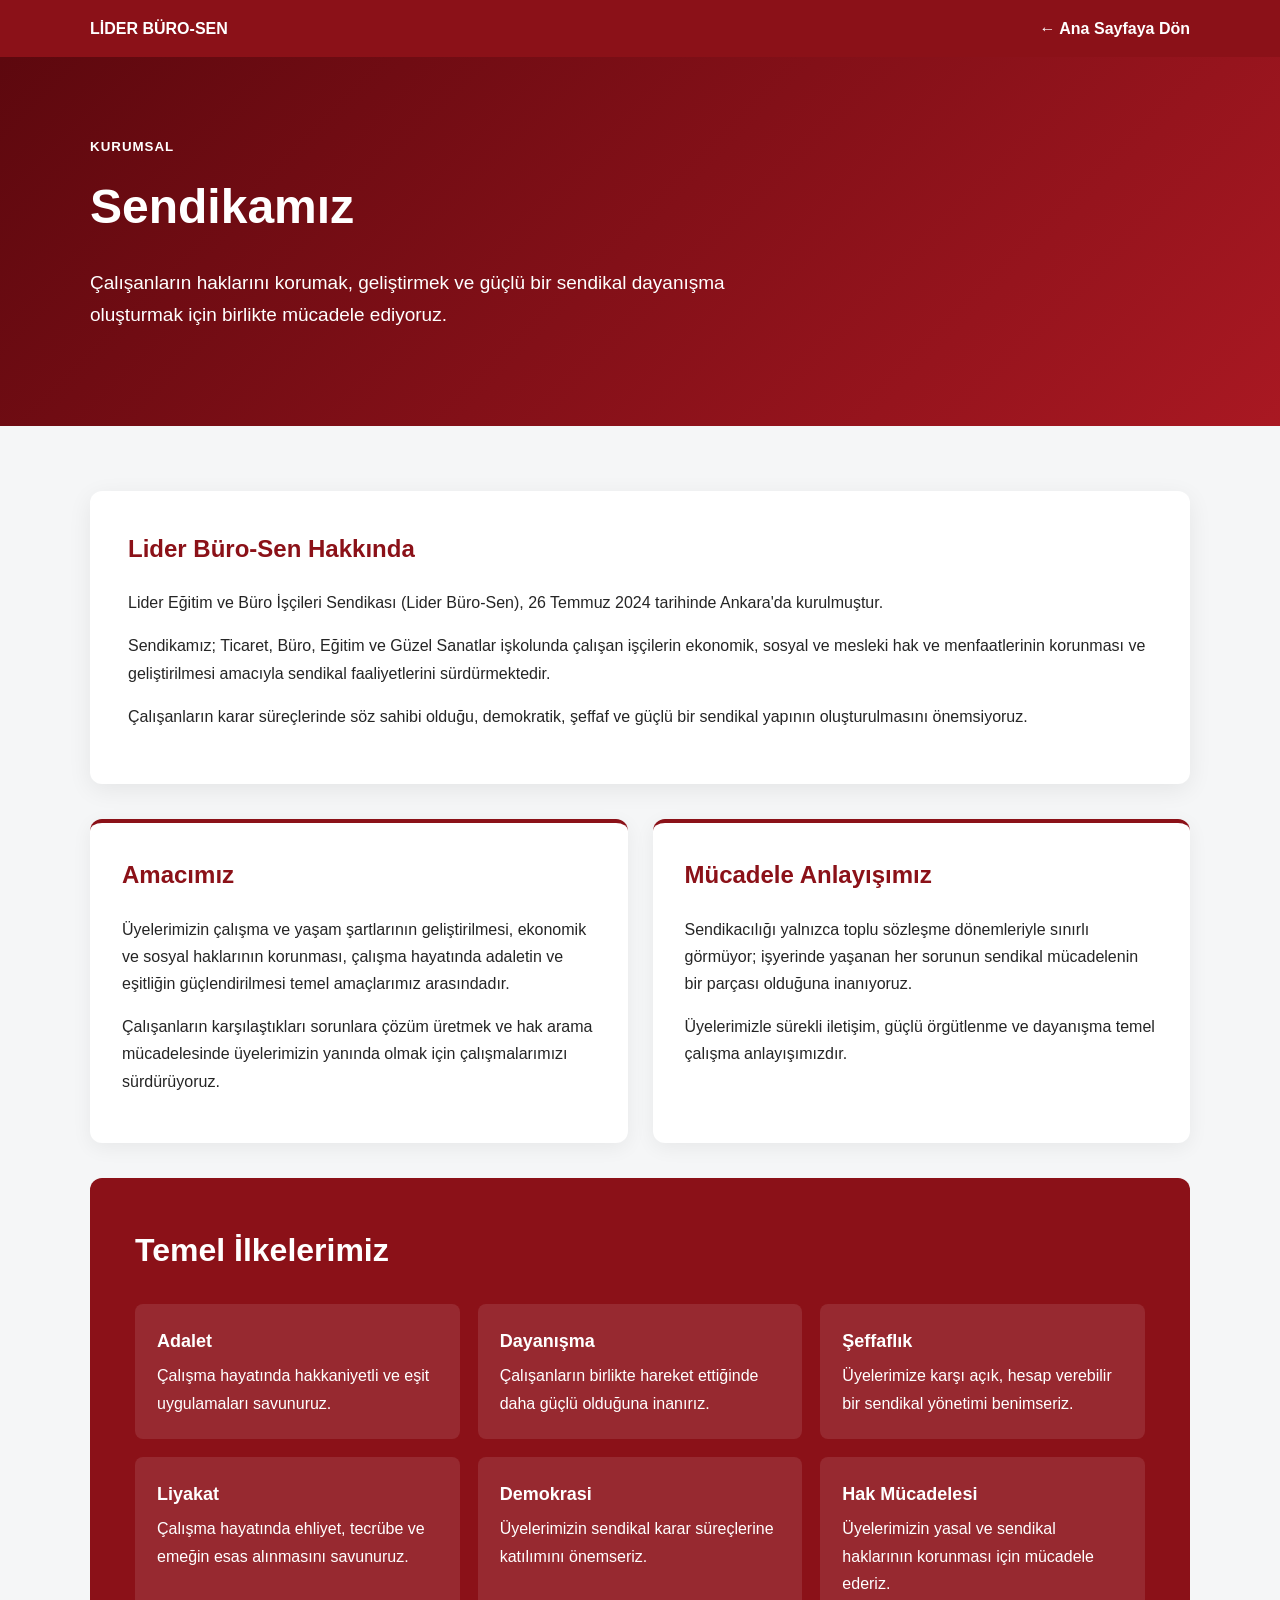
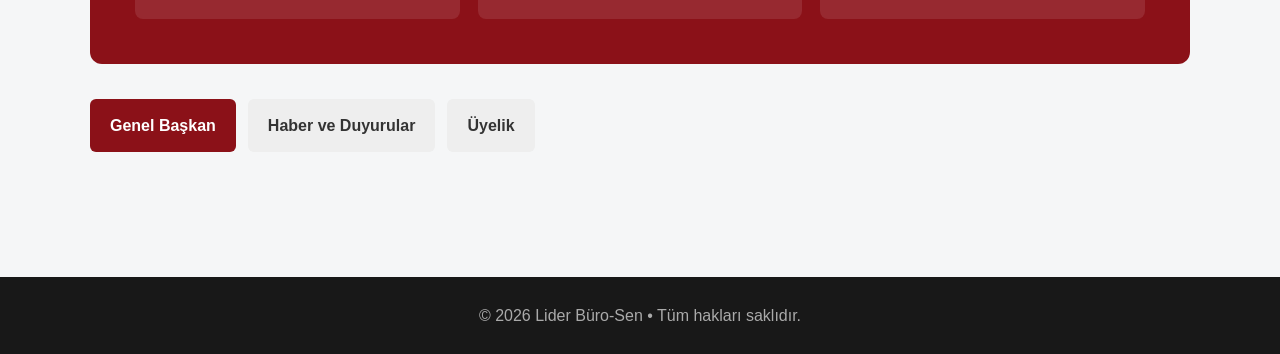
<file: sendikamiz.html>
<!DOCTYPE html>
<html lang="tr">
<head>
  <meta charset="UTF-8">
  <meta name="viewport" content="width=device-width, initial-scale=1.0">

  <title>Sendikamız | Lider Büro-Sen</title>

  <meta name="description"
        content="Lider Büro-Sen hakkında, sendikamızın amacı, ilkeleri ve sendikal mücadele anlayışı.">

  <style>
    * { box-sizing: border-box; }

    body {
      margin: 0;
      font-family: Arial, Helvetica, sans-serif;
      background: #f5f6f7;
      color: #252525;
      line-height: 1.7;
    }

    a { text-decoration: none; }

    .container {
      width: min(1100px, 92%);
      margin: auto;
    }

    .top {
      background: #8b1118;
      color: white;
      padding: 15px 0;
    }

    .top-inner {
      display: flex;
      justify-content: space-between;
      align-items: center;
      gap: 20px;
    }

    .top a {
      color: white;
      font-weight: bold;
    }

    .hero {
      padding: 75px 0;
      color: white;
      background: linear-gradient(135deg, #5d080e, #a91822);
    }

    .hero small {
      font-weight: 800;
      letter-spacing: 1px;
      text-transform: uppercase;
    }

    .hero h1 {
      font-size: 48px;
      margin: 7px 0 10px;
    }

    .hero p {
      max-width: 720px;
      font-size: 19px;
    }

    main {
      padding: 65px 0;
    }

    .intro {
      background: white;
      padding: 38px;
      border-radius: 12px;
      box-shadow: 0 6px 25px rgba(0,0,0,.07);
      margin-bottom: 35px;
    }

    .intro h2,
    .box h2 {
      color: #8b1118;
      margin-top: 0;
    }

    .grid {
      display: grid;
      grid-template-columns: repeat(2, 1fr);
      gap: 25px;
      margin-bottom: 35px;
    }

    .box {
      background: white;
      padding: 32px;
      border-radius: 12px;
      border-top: 4px solid #8b1118;
      box-shadow: 0 5px 20px rgba(0,0,0,.06);
    }

    .principles {
      background: #8b1118;
      color: white;
      padding: 45px;
      border-radius: 12px;
    }

    .principles h2 {
      margin-top: 0;
      font-size: 32px;
    }

    .principle-grid {
      display: grid;
      grid-template-columns: repeat(3, 1fr);
      gap: 18px;
      margin-top: 25px;
    }

    .principle {
      background: rgba(255,255,255,.10);
      padding: 22px;
      border-radius: 8px;
    }

    .principle strong {
      display: block;
      font-size: 18px;
      margin-bottom: 6px;
    }

    .bottom-links {
      margin-top: 35px;
      display: flex;
      gap: 12px;
      flex-wrap: wrap;
    }

    .btn {
      display: inline-block;
      background: #8b1118;
      color: white;
      padding: 13px 20px;
      border-radius: 6px;
      font-weight: bold;
    }

    .btn-light {
      background: #eee;
      color: #333;
    }

    footer {
      margin-top: 60px;
      background: #181818;
      color: #aaa;
      text-align: center;
      padding: 25px;
    }

    @media (max-width: 750px) {
      .grid,
      .principle-grid {
        grid-template-columns: 1fr;
      }

      .hero h1 {
        font-size: 38px;
      }

      .top-inner {
        flex-direction: column;
        align-items: flex-start;
      }
    }
  </style>
</head>

<body>

<div class="top">
  <div class="container top-inner">
    <strong>LİDER BÜRO-SEN</strong>
    <a href="index.html">← Ana Sayfaya Dön</a>
  </div>
</div>

<section class="hero">
  <div class="container">
    <small>Kurumsal</small>
    <h1>Sendikamız</h1>

    <p>
      Çalışanların haklarını korumak, geliştirmek ve güçlü bir
      sendikal dayanışma oluşturmak için birlikte mücadele ediyoruz.
    </p>
  </div>
</section>

<main>
  <div class="container">

    <section class="intro">
      <h2>Lider Büro-Sen Hakkında</h2>

      <p>
        Lider Eğitim ve Büro İşçileri Sendikası (Lider Büro-Sen),
        26 Temmuz 2024 tarihinde Ankara'da kurulmuştur.
      </p>

      <p>
        Sendikamız; Ticaret, Büro, Eğitim ve Güzel Sanatlar
        işkolunda çalışan işçilerin ekonomik, sosyal ve mesleki
        hak ve menfaatlerinin korunması ve geliştirilmesi amacıyla
        sendikal faaliyetlerini sürdürmektedir.
      </p>

      <p>
        Çalışanların karar süreçlerinde söz sahibi olduğu,
        demokratik, şeffaf ve güçlü bir sendikal yapının
        oluşturulmasını önemsiyoruz.
      </p>
    </section>

    <div class="grid">

      <section class="box">
        <h2>Amacımız</h2>

        <p>
          Üyelerimizin çalışma ve yaşam şartlarının geliştirilmesi,
          ekonomik ve sosyal haklarının korunması, çalışma hayatında
          adaletin ve eşitliğin güçlendirilmesi temel amaçlarımız
          arasındadır.
        </p>

        <p>
          Çalışanların karşılaştıkları sorunlara çözüm üretmek ve
          hak arama mücadelesinde üyelerimizin yanında olmak için
          çalışmalarımızı sürdürüyoruz.
        </p>
      </section>

      <section class="box">
        <h2>Mücadele Anlayışımız</h2>

        <p>
          Sendikacılığı yalnızca toplu sözleşme dönemleriyle sınırlı
          görmüyor; işyerinde yaşanan her sorunun sendikal
          mücadelenin bir parçası olduğuna inanıyoruz.
        </p>

        <p>
          Üyelerimizle sürekli iletişim, güçlü örgütlenme ve
          dayanışma temel çalışma anlayışımızdır.
        </p>
      </section>

    </div>

    <section class="principles">

      <h2>Temel İlkelerimiz</h2>

      <div class="principle-grid">

        <div class="principle">
          <strong>Adalet</strong>
          Çalışma hayatında hakkaniyetli ve eşit uygulamaları savunuruz.
        </div>

        <div class="principle">
          <strong>Dayanışma</strong>
          Çalışanların birlikte hareket ettiğinde daha güçlü olduğuna inanırız.
        </div>

        <div class="principle">
          <strong>Şeffaflık</strong>
          Üyelerimize karşı açık, hesap verebilir bir sendikal yönetimi benimseriz.
        </div>

        <div class="principle">
          <strong>Liyakat</strong>
          Çalışma hayatında ehliyet, tecrübe ve emeğin esas alınmasını savunuruz.
        </div>

        <div class="principle">
          <strong>Demokrasi</strong>
          Üyelerimizin sendikal karar süreçlerine katılımını önemseriz.
        </div>

        <div class="principle">
          <strong>Hak Mücadelesi</strong>
          Üyelerimizin yasal ve sendikal haklarının korunması için mücadele ederiz.
        </div>

      </div>

    </section>

    <div class="bottom-links">
      <a class="btn" href="genel-baskan.html">Genel Başkan</a>
      <a class="btn btn-light" href="index.html#haberler">Haber ve Duyurular</a>
      <a class="btn btn-light" href="index.html#uyelik">Üyelik</a>
    </div>

  </div>
</main>

<footer>
  © 2026 Lider Büro-Sen • Tüm hakları saklıdır.
</footer>

</body>
</html>
</file>
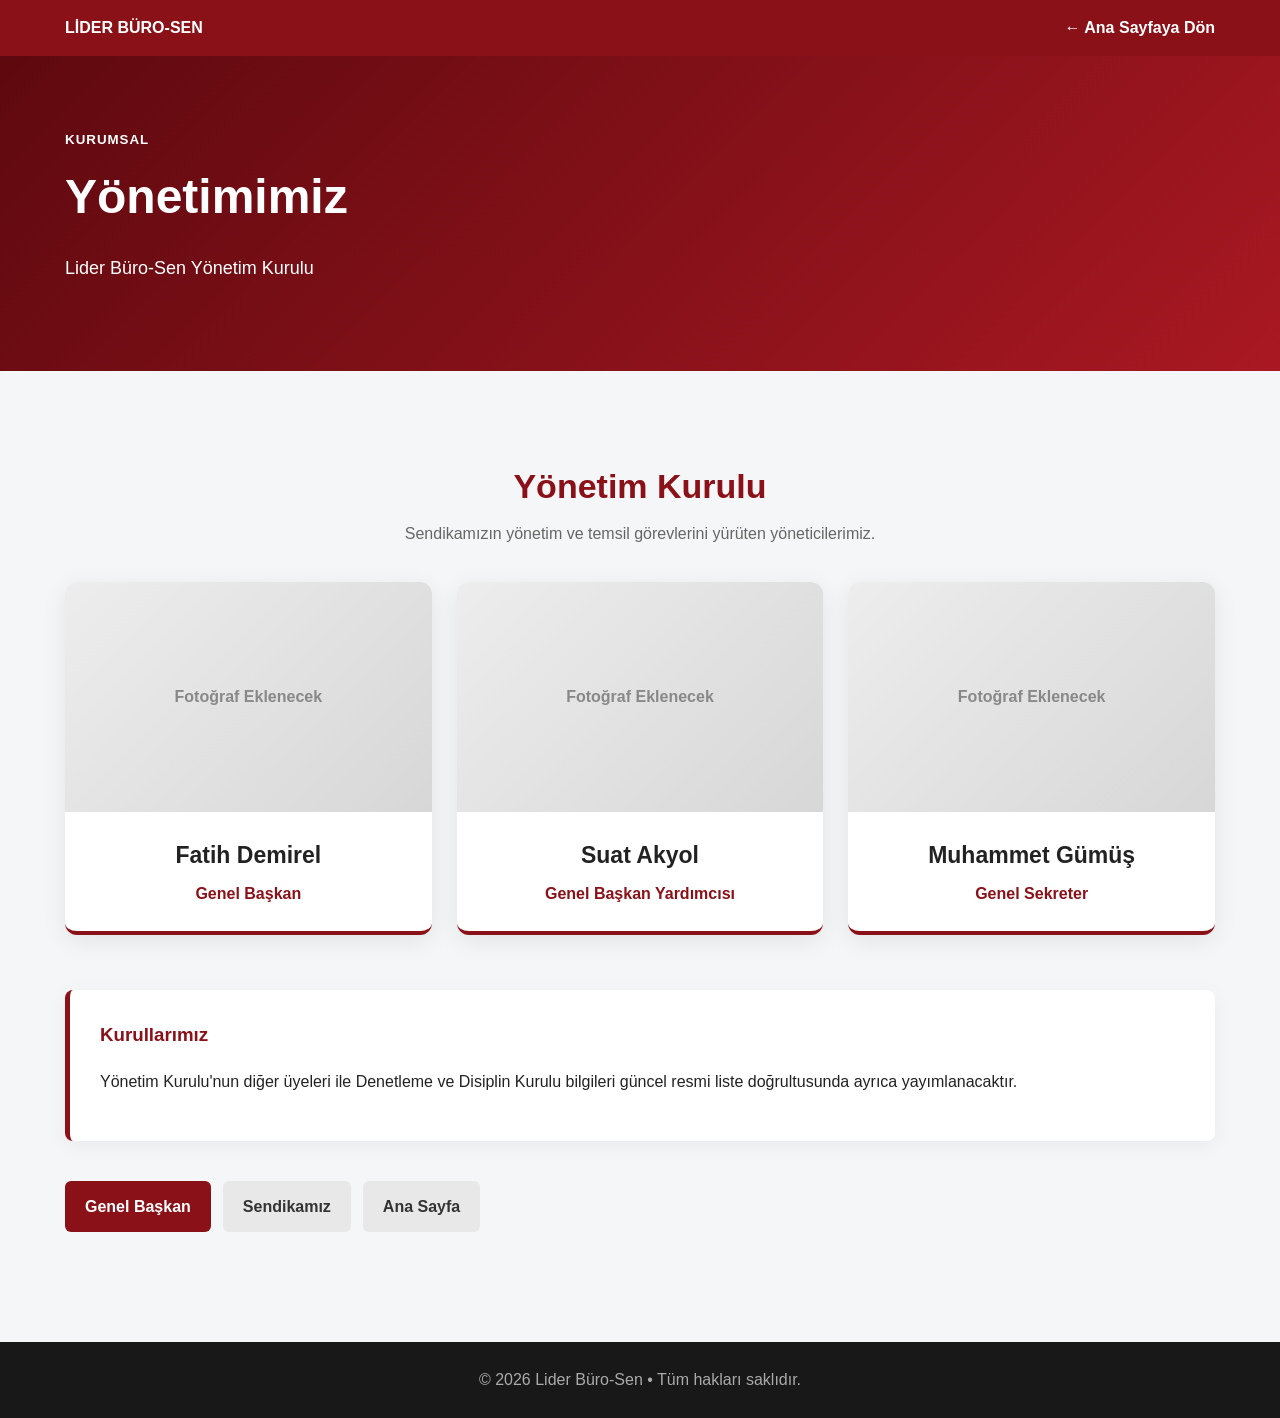
<file: yonetim.html>
<!DOCTYPE html>
<html lang="tr">
<head>
  <meta charset="UTF-8">
  <meta name="viewport" content="width=device-width, initial-scale=1.0">
  <title>Yönetimimiz | Lider Büro-Sen</title>
  <meta name="description" content="Lider Büro-Sen Yönetim Kurulu ve sendika yönetimi.">

  <style>
    * { box-sizing: border-box; }

    body {
      margin: 0;
      font-family: Arial, Helvetica, sans-serif;
      background: #f5f6f7;
      color: #222;
      line-height: 1.6;
    }

    a { text-decoration: none; }

    .container {
      width: min(1150px, 92%);
      margin: auto;
    }

    .top {
      background: #8b1118;
      color: white;
      padding: 15px 0;
    }

    .top-inner {
      display: flex;
      justify-content: space-between;
      align-items: center;
      gap: 20px;
    }

    .top a {
      color: white;
      font-weight: bold;
    }

    .hero {
      background: linear-gradient(135deg, #5e090f, #a91822);
      color: white;
      padding: 70px 0;
    }

    .hero small {
      font-weight: bold;
      letter-spacing: 1px;
      text-transform: uppercase;
    }

    .hero h1 {
      margin: 8px 0;
      font-size: 48px;
    }

    .hero p {
      max-width: 700px;
      font-size: 18px;
    }

    main {
      padding: 60px 0;
    }

    .section-title {
      text-align: center;
      margin-bottom: 35px;
    }

    .section-title h2 {
      color: #8b1118;
      font-size: 34px;
      margin-bottom: 8px;
    }

    .section-title p {
      color: #666;
      margin-top: 0;
    }

    .board {
      display: grid;
      grid-template-columns: repeat(3, 1fr);
      gap: 25px;
      margin-bottom: 55px;
    }

    .member {
      background: white;
      border-radius: 12px;
      overflow: hidden;
      box-shadow: 0 6px 25px rgba(0,0,0,.08);
      border-bottom: 4px solid #8b1118;
    }

    .photo {
      height: 230px;
      background: linear-gradient(135deg, #ededed, #d7d7d7);
      display: flex;
      align-items: center;
      justify-content: center;
      color: #888;
      font-weight: bold;
    }

    .member-info {
      padding: 25px;
      text-align: center;
    }

    .member-info h3 {
      margin: 0 0 7px;
      font-size: 23px;
    }

    .position {
      color: #8b1118;
      font-weight: bold;
    }

    .info {
      background: #fff;
      padding: 30px;
      border-left: 5px solid #8b1118;
      border-radius: 8px;
      margin: 40px 0;
      box-shadow: 0 5px 20px rgba(0,0,0,.05);
    }

    .info h3 {
      margin-top: 0;
      color: #8b1118;
    }

    .buttons {
      display: flex;
      flex-wrap: wrap;
      gap: 12px;
    }

    .btn {
      display: inline-block;
      background: #8b1118;
      color: white;
      padding: 13px 20px;
      border-radius: 6px;
      font-weight: bold;
    }

    .btn-light {
      background: #e8e8e8;
      color: #333;
    }

    footer {
      background: #181818;
      color: #aaa;
      padding: 25px;
      text-align: center;
      margin-top: 50px;
    }

    @media (max-width: 800px) {
      .board {
        grid-template-columns: 1fr;
      }

      .hero h1 {
        font-size: 38px;
      }

      .top-inner {
        flex-direction: column;
        align-items: flex-start;
      }
    }
  </style>
</head>

<body>

<div class="top">
  <div class="container top-inner">
    <strong>LİDER BÜRO-SEN</strong>
    <a href="index.html">← Ana Sayfaya Dön</a>
  </div>
</div>

<section class="hero">
  <div class="container">
    <small>Kurumsal</small>
    <h1>Yönetimimiz</h1>
    <p>
      Lider Büro-Sen Yönetim Kurulu
    </p>
  </div>
</section>

<main>
<div class="container">

  <div class="section-title">
    <h2>Yönetim Kurulu</h2>
    <p>
      Sendikamızın yönetim ve temsil görevlerini yürüten yöneticilerimiz.
    </p>
  </div>

  <div class="board">

    <div class="member">
      <div class="photo">Fotoğraf Eklenecek</div>
      <div class="member-info">
        <h3>Fatih Demirel</h3>
        <div class="position">Genel Başkan</div>
      </div>
    </div>

    <div class="member">
      <div class="photo">Fotoğraf Eklenecek</div>
      <div class="member-info">
        <h3>Suat Akyol</h3>
        <div class="position">Genel Başkan Yardımcısı</div>
      </div>
    </div>

    <div class="member">
      <div class="photo">Fotoğraf Eklenecek</div>
      <div class="member-info">
        <h3>Muhammet Gümüş</h3>
        <div class="position">Genel Sekreter</div>
      </div>
    </div>

  </div>

  <div class="info">
    <h3>Kurullarımız</h3>
    <p>
      Yönetim Kurulu'nun diğer üyeleri ile Denetleme ve Disiplin
      Kurulu bilgileri güncel resmi liste doğrultusunda
      ayrıca yayımlanacaktır.
    </p>
  </div>

  <div class="buttons">
    <a class="btn" href="genel-baskan.html">Genel Başkan</a>
    <a class="btn btn-light" href="sendikamiz.html">Sendikamız</a>
    <a class="btn btn-light" href="index.html">Ana Sayfa</a>
  </div>

</div>
</main>

<footer>
  © 2026 Lider Büro-Sen • Tüm hakları saklıdır.
</footer>

</body>
</html>
</file>
